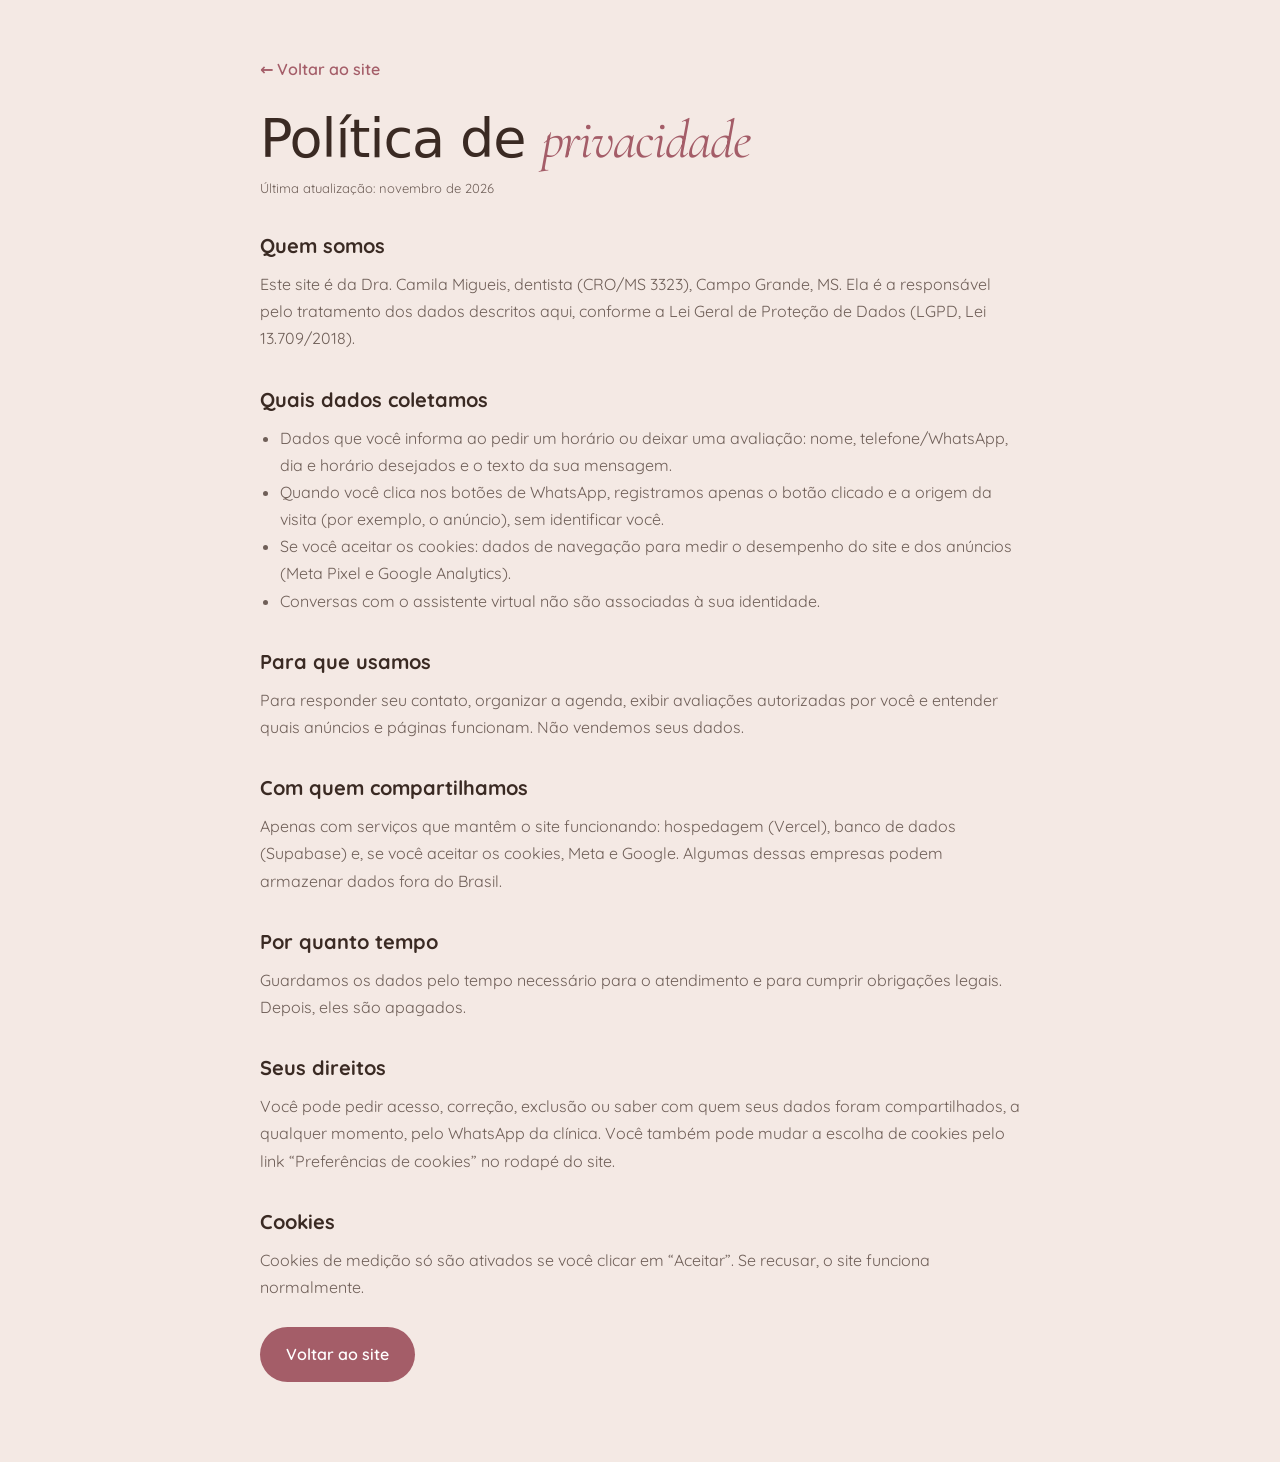
<file: privacidade.html>
<!DOCTYPE html>
<html lang="pt-BR"><head><meta charset="utf-8"><meta name="viewport" content="width=device-width, initial-scale=1"><title>Política de privacidade | Dra. Camila Migueis</title><meta name="robots" content="index,follow"><link rel="icon" href="assets/icons/icon-192.png"><link href="https://fonts.googleapis.com/css2?family=Cormorant+Garamond:ital,wght@1,400&family=Quicksand:wght@400;600&display=swap" rel="stylesheet"><style>:root{--bg:#f4e9e4;--ink:#3a2a23;--mut:#6f5f58;--rg:#a45d68;--serif:"Cormorant Garamond",Georgia,serif}*{box-sizing:border-box;margin:0}body{background:var(--bg);color:var(--ink);font:16px/1.7 Quicksand,system-ui,sans-serif;padding:0 22px}a{color:var(--rg)}main{max-width:760px;margin:auto;padding:56px 0 80px}h1{font:500 clamp(34px,6vw,54px)/1.05 system-ui;letter-spacing:-.02em;margin-bottom:8px}h1 em{font-family:var(--serif);font-weight:400;color:var(--rg)}h2{font-size:20px;margin:30px 0 8px}p,li{color:var(--mut)}ul{padding-left:20px}.b{display:inline-block;margin-bottom:28px;text-decoration:none;font-weight:600}.d{font-size:13px}.btn{display:inline-block;margin-top:26px;background:var(--rg);color:#fff;text-decoration:none;padding:14px 26px;border-radius:99px;font-weight:600}</style></head><body><main><a class="b" href="./">← Voltar ao site</a><h1>Política de <em>privacidade</em></h1><p class="d">Última atualização: novembro de 2026</p>
<h2>Quem somos</h2><p>Este site é da Dra. Camila Migueis, dentista (CRO/MS 3323), Campo Grande, MS. Ela é a responsável pelo tratamento dos dados descritos aqui, conforme a Lei Geral de Proteção de Dados (LGPD, Lei 13.709/2018).</p>
<h2>Quais dados coletamos</h2><ul><li>Dados que você informa ao pedir um horário ou deixar uma avaliação: nome, telefone/WhatsApp, dia e horário desejados e o texto da sua mensagem.</li><li>Quando você clica nos botões de WhatsApp, registramos apenas o botão clicado e a origem da visita (por exemplo, o anúncio), sem identificar você.</li><li>Se você aceitar os cookies: dados de navegação para medir o desempenho do site e dos anúncios (Meta Pixel e Google Analytics).</li><li>Conversas com o assistente virtual não são associadas à sua identidade.</li></ul>
<h2>Para que usamos</h2><p>Para responder seu contato, organizar a agenda, exibir avaliações autorizadas por você e entender quais anúncios e páginas funcionam. Não vendemos seus dados.</p>
<h2>Com quem compartilhamos</h2><p>Apenas com serviços que mantêm o site funcionando: hospedagem (Vercel), banco de dados (Supabase) e, se você aceitar os cookies, Meta e Google. Algumas dessas empresas podem armazenar dados fora do Brasil.</p>
<h2>Por quanto tempo</h2><p>Guardamos os dados pelo tempo necessário para o atendimento e para cumprir obrigações legais. Depois, eles são apagados.</p>
<h2>Seus direitos</h2><p>Você pode pedir acesso, correção, exclusão ou saber com quem seus dados foram compartilhados, a qualquer momento, pelo WhatsApp da clínica. Você também pode mudar a escolha de cookies pelo link “Preferências de cookies” no rodapé do site.</p>
<h2>Cookies</h2><p>Cookies de medição só são ativados se você clicar em “Aceitar”. Se recusar, o site funciona normalmente.</p>
<a class="btn" href="./">Voltar ao site</a></main></body></html>
</file>
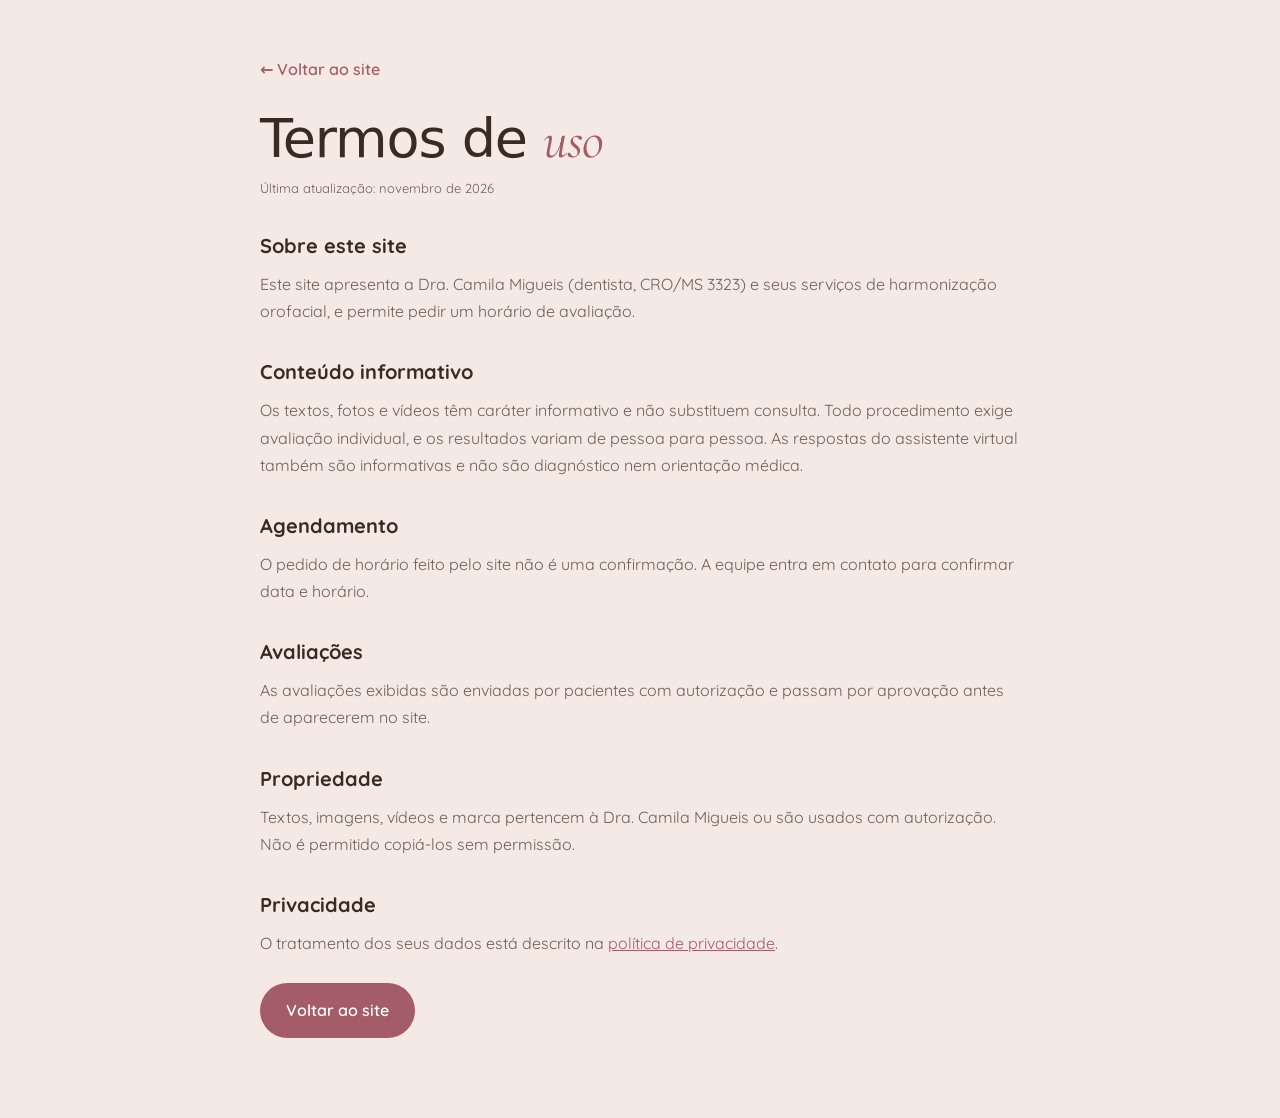
<file: termos.html>
<!DOCTYPE html>
<html lang="pt-BR"><head><meta charset="utf-8"><meta name="viewport" content="width=device-width, initial-scale=1"><title>Termos de uso | Dra. Camila Migueis</title><meta name="robots" content="index,follow"><link rel="icon" href="assets/icons/icon-192.png"><link href="https://fonts.googleapis.com/css2?family=Cormorant+Garamond:ital,wght@1,400&family=Quicksand:wght@400;600&display=swap" rel="stylesheet"><style>:root{--bg:#f4e9e4;--ink:#3a2a23;--mut:#6f5f58;--rg:#a45d68;--serif:"Cormorant Garamond",Georgia,serif}*{box-sizing:border-box;margin:0}body{background:var(--bg);color:var(--ink);font:16px/1.7 Quicksand,system-ui,sans-serif;padding:0 22px}a{color:var(--rg)}main{max-width:760px;margin:auto;padding:56px 0 80px}h1{font:500 clamp(34px,6vw,54px)/1.05 system-ui;letter-spacing:-.02em;margin-bottom:8px}h1 em{font-family:var(--serif);font-weight:400;color:var(--rg)}h2{font-size:20px;margin:30px 0 8px}p,li{color:var(--mut)}ul{padding-left:20px}.b{display:inline-block;margin-bottom:28px;text-decoration:none;font-weight:600}.d{font-size:13px}.btn{display:inline-block;margin-top:26px;background:var(--rg);color:#fff;text-decoration:none;padding:14px 26px;border-radius:99px;font-weight:600}</style></head><body><main><a class="b" href="./">← Voltar ao site</a><h1>Termos de <em>uso</em></h1><p class="d">Última atualização: novembro de 2026</p>
<h2>Sobre este site</h2><p>Este site apresenta a Dra. Camila Migueis (dentista, CRO/MS 3323) e seus serviços de harmonização orofacial, e permite pedir um horário de avaliação.</p>
<h2>Conteúdo informativo</h2><p>Os textos, fotos e vídeos têm caráter informativo e não substituem consulta. Todo procedimento exige avaliação individual, e os resultados variam de pessoa para pessoa. As respostas do assistente virtual também são informativas e não são diagnóstico nem orientação médica.</p>
<h2>Agendamento</h2><p>O pedido de horário feito pelo site não é uma confirmação. A equipe entra em contato para confirmar data e horário.</p>
<h2>Avaliações</h2><p>As avaliações exibidas são enviadas por pacientes com autorização e passam por aprovação antes de aparecerem no site.</p>
<h2>Propriedade</h2><p>Textos, imagens, vídeos e marca pertencem à Dra. Camila Migueis ou são usados com autorização. Não é permitido copiá-los sem permissão.</p>
<h2>Privacidade</h2><p>O tratamento dos seus dados está descrito na <a href="privacidade.html">política de privacidade</a>.</p>
<a class="btn" href="./">Voltar ao site</a></main></body></html>
</file>
